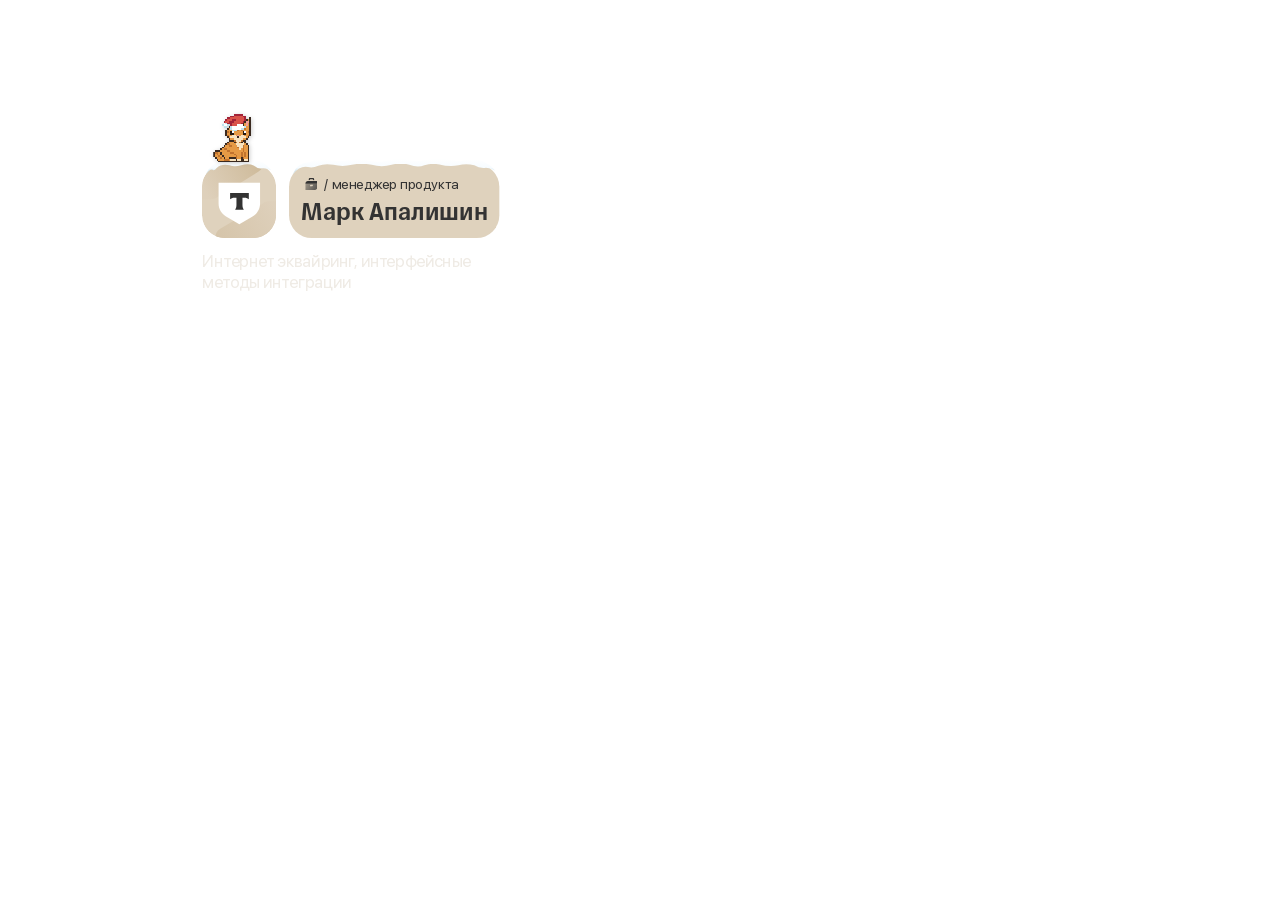
<file: index.html>
<!DOCTYPE html>
<html lang="ru">
<head>
    <meta charset="UTF-8">
    <meta name="viewport" content="width=device-width, initial-scale=1.0">
    <title>Т-Банк Meeting Badge</title>
    <link rel="stylesheet" href="style.css?v=winter-scenes-2">
</head>
<body>
    <div class="badge-container">
        <div class="cat" aria-hidden="true"></div>
        <div class="employee-card">
            <div class="employee-card__top">
                <div class="employee-card__logo">
                    <img src="assets/svg/Logo_tbank.svg" alt="Т-Банк" width="172" height="172" />
                </div>
                <div class="employee-card__name-block">
                    <div class="employee-card__role">
                        <img src="assets/svg/icon-1.svg" alt="" class="employee-card__role-icon" width="46" height="46" />
                        <span class="employee-card__role-slash">/</span>
                        <span class="employee-card__role-text">менеджер продукта</span>
                    </div>
                    <div class="employee-card__full-name">Марк Апалишин</div>
                </div>
            </div>
            <svg class="badge-snow" viewBox="0 0 690 48" aria-hidden="true">
                <defs>
                    <linearGradient id="frost" x2="0" y2="1">
                        <stop stop-color="#fff"/>
                        <stop offset=".58" stop-color="#f7fcff"/>
                        <stop offset="1" stop-color="#bdd8e3"/>
                    </linearGradient>
                </defs>
                <g fill="url(#frost)">
                    <path id="logo-snow" d="M9 44 Q20 17 48 15 Q63 7 81 12 Q94 14 106 10 Q141 7 160 34 Q149 29 140 30 Q130 32 121 24 Q108 18 91 23 Q75 28 64 23 Q45 19 34 29 Q28 37 24 33 Q18 31 9 44Z"/>
                    <path id="name-snow" d="M211 43 Q221 18 247 16 Q269 5 298 11 Q316 15 335 12 Q365 6 391 13 Q410 17 432 12 Q457 4 478 10 Q496 16 519 11 Q549 4 578 11 Q594 15 616 10 Q657 5 680 35 Q668 28 656 29 Q643 30 632 23 Q613 18 595 23 Q574 27 551 21 Q532 17 516 23 Q501 29 481 22 Q462 16 440 22 Q417 28 394 22 Q369 17 348 22 Q326 27 305 22 Q286 18 270 24 Q257 30 246 27 Q228 23 211 43Z"/>
                </g>
            </svg>
            <p class="employee-card__areas">Интернет эквайринг, интерфейсные методы интеграции</p>
        </div>
    </div>
    <script src="cat-sprites.js?v=winter-scenes-2"></script>
    <script src="frost-corner.js?v=winter-scenes-2"></script>
    <script src="cat.js?v=winter-scenes-2"></script>
</body>
</html>
</file>
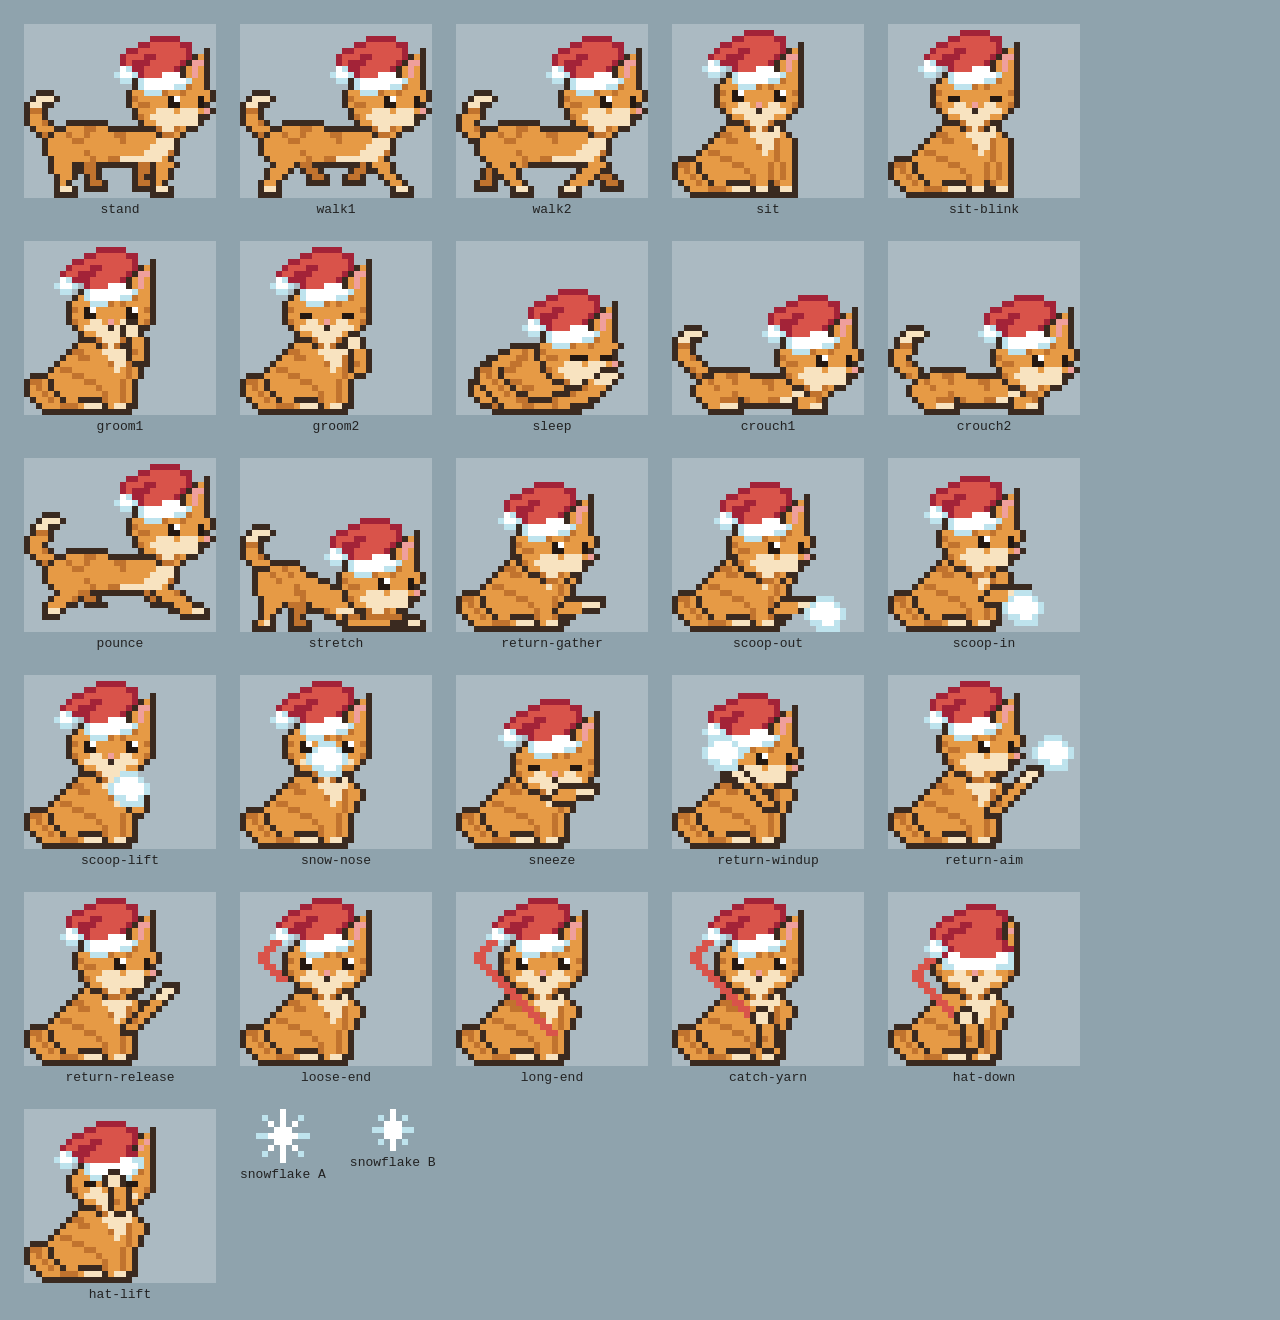
<file: debug.html>
<!DOCTYPE html>
<html lang="ru">
<head>
    <meta charset="UTF-8">
    <title>Кадры кота — отладка</title>
    <style>
        body { margin: 0; }
        #sheet { display: flex; flex-wrap: wrap; gap: 24px; padding: 24px; background: #8fa3ad; font-family: monospace; }
        #sheet > div { text-align: center; color: #222; }
        .frame svg { background: rgba(255, 255, 255, .25); }
    </style>
</head>
<body>
    <div id="sheet"></div>
    <script src="cat-sprites.js?v=winter-scenes-2"></script>
    <script>
        const sheet = document.getElementById('sheet');
        function addSprite(name, grid, frame = false) {
            const cell = document.createElement('div');
            if (frame) cell.className = 'frame';
            const label = document.createElement('div');
            label.textContent = name;
            cell.append(catSprites.svgFromGrid(grid, 6), label);
            sheet.append(cell);
        }
        for (const [name, grid] of Object.entries(catSprites.FRAMES)) addSprite(name, grid, true);
        addSprite('snowflake A', catSprites.FLAKE_A);
        addSprite('snowflake B', catSprites.FLAKE_B);
    </script>
</body>
</html>
</file>
<file: style.css>
:root {
    --name-bg: #DFD2BD;
    --text-dark: #333333;
    --areas-color: #EFEBE5;
    --card-width: 690px;
}

@font-face {
    font-family: 'SF Pro';
    src: url('assets/fonts/SF-Pro.ttf') format('truetype');
    font-weight: 400;
    font-style: normal;
}

@font-face {
    font-family: 'T-Sans';
    src: url('assets/fonts/T-Sans_Medium.otf') format('opentype');
    font-weight: 500;
    font-style: normal;
}

* {
    margin: 0;
    padding: 0;
    box-sizing: border-box;
    -webkit-font-smoothing: antialiased;
    -moz-osx-font-smoothing: grayscale;
}

html,
body {
    width: 100%;
    height: 100%;
    background: transparent;
    overflow: hidden;
}

.badge-container {
    position: absolute;
    left: 15.8%;
    top: 18.2%;
    width: var(--card-width);
    transform: scale(var(--badge-scale));
    transform-origin: top left;
}

.badge-snow {
    position: absolute;
    top: -20px;
    left: 0;
    width: 100%;
    height: 48px;
    pointer-events: none;
}

.employee-card {
    position: relative;
    z-index: 5;
    width: var(--card-width);
    display: flex;
    flex-direction: column;
    gap: 30px;
    font-family: 'SF Pro', sans-serif;
    font-weight: 400;
    font-style: normal;
    line-height: normal;
    color: var(--text-dark);
}

.employee-card__top {
    display: flex;
    align-items: center;
    gap: 30px;
    height: 172px;
}

.employee-card__logo,
.employee-card__name-block {
    height: 172px;
    border-radius: 52.92px;
    flex-shrink: 0;
}

.employee-card__logo {
    width: 172px;
    overflow: hidden;
}

.employee-card__logo img {
    display: block;
    width: 100%;
    height: 100%;
}

.employee-card__name-block {
    width: 488px;
    background: var(--name-bg);
    padding: 24px 28px;
    display: flex;
    flex-direction: column;
}

.employee-card__role {
    display: flex;
    align-items: center;
    gap: 8px;
    height: 46px;
    font-size: 32px;
    text-align: center;
}

.employee-card__role-icon {
    width: 46px;
    height: 46px;
    flex-shrink: 0;
    display: block;
}

.employee-card__full-name {
    margin-top: 4px;
    text-align: center;
    font-family: 'T-Sans', sans-serif;
    font-size: 60px;
    font-weight: 500;
    white-space: nowrap;
}

.employee-card__areas {
    color: var(--areas-color);
    font-size: 40px;
}

/* ═══ Кот ═══ */

.cat {
    position: absolute;
    width: 128px;
    height: 116px;
    filter: drop-shadow(2px 2px 5px rgba(0, 0, 0, 0.2));
    z-index: 10;
}

.cat.flip {
    transform: scaleX(-1);
}

.cat .cat__frame {
    position: absolute;
    top: 0;
    left: 0;
    width: 100%;
    height: 100%;
}

/* Подпрыгивание при ходьбе */
.cat--walking {
    animation: cat-bounce 0.34s steps(2) infinite;
}

@keyframes cat-bounce {
    0%, 100% { margin-top: 0; }
    50% { margin-top: -3px; }
}

/* Дыхание во сне */
.cat--sleeping {
    animation: cat-breathe 2s ease-in-out infinite;
}

@keyframes cat-breathe {
    0%, 100% { margin-top: 0; }
    50% { margin-top: 2px; }
}

/* Умывание */
.cat--grooming {
    animation: cat-groom 0.6s steps(2) infinite;
}

@keyframes cat-groom {
    0%, 100% { margin-top: 0; }
    50% { margin-top: 1px; }
}

/* ═══ Реквизит ═══ */

.snowflake {
    position: absolute;
    z-index: 12;
    filter: drop-shadow(1px 1px 0 rgba(0, 0, 0, 0.25));
}

.laser {
    position: absolute;
    width: 14px;
    height: 14px;
    border-radius: 50%;
    background: radial-gradient(circle, #ff8a80 0%, #e53935 55%, rgba(229, 57, 53, 0) 75%);
    box-shadow: 0 0 10px 3px rgba(229, 57, 53, 0.55);
    z-index: 13;
    animation: laser-pulse 0.7s ease-in-out infinite;
}

@keyframes laser-pulse {
    0%, 100% { opacity: 1; }
    50% { opacity: 0.65; }
}

.winter-prop {
    position: absolute;
    z-index: 11;
    pointer-events: none;
    filter: drop-shadow(0 1px 2px #34465599);
}
</file>
